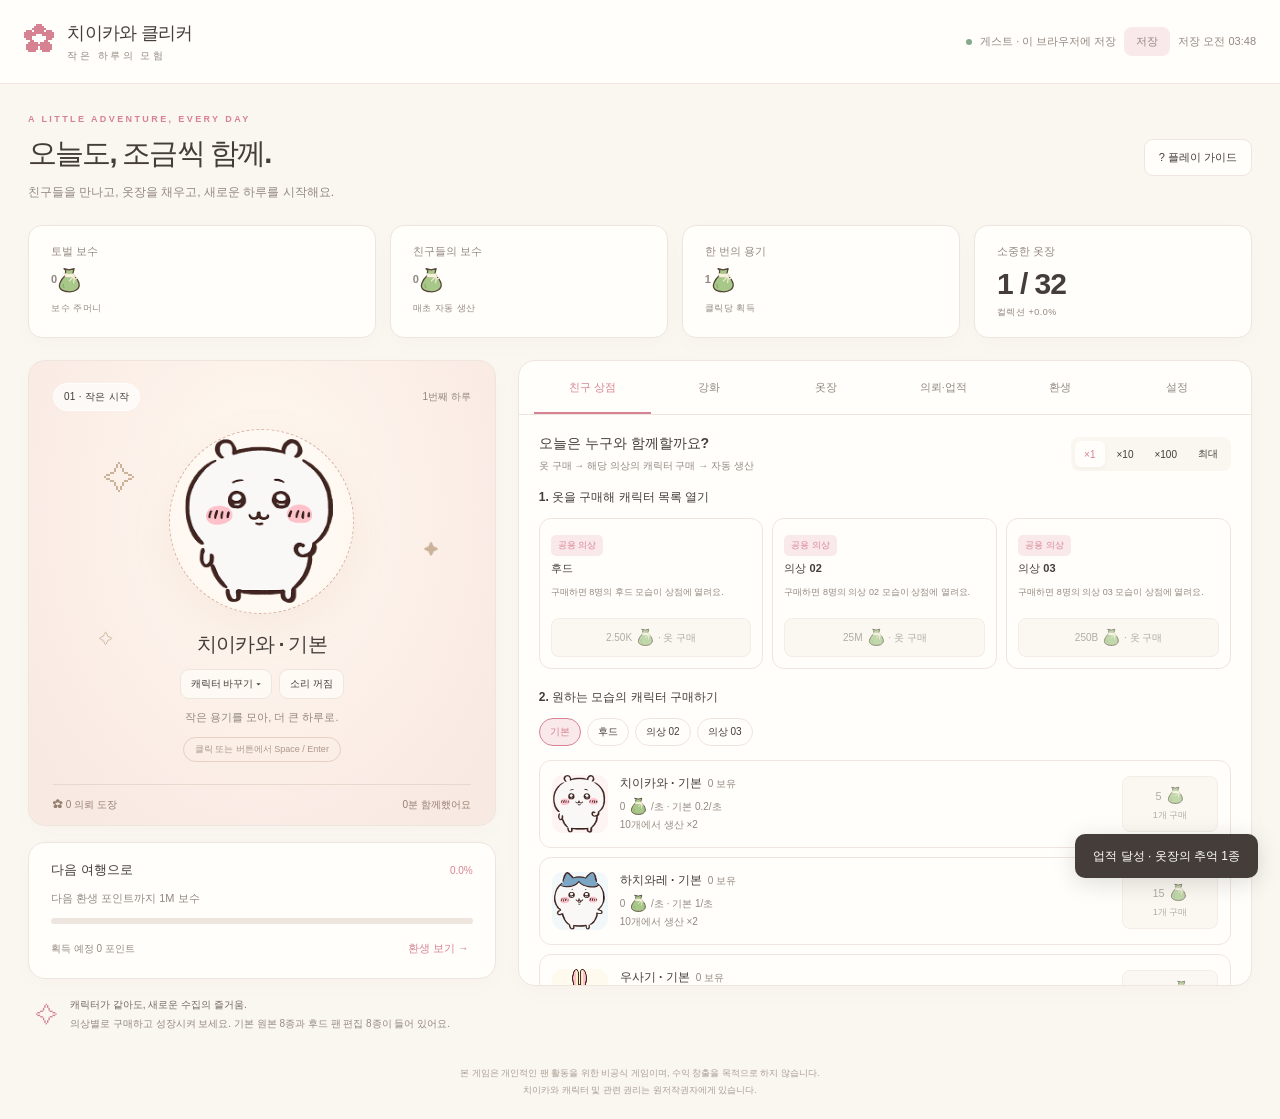
<file: index.html>
<!doctype html>
<html lang="ko">
<head><meta charset="utf-8"><meta name="viewport" content="width=device-width,initial-scale=1"><meta name="theme-color" content="#f9eee9"><title>치이카와 클리커 · 작은 하루의 모험</title><link rel="stylesheet" href="style.css"></head>
<body>
<header class="topbar"><a class="brand" href="#"><span class="brand-mark">✿</span><span>치이카와 클리커<small>작은 하루의 모험</small></span></a><div class="status"><span class="status-dot"></span> 게스트 · 이 브라우저에 저장 <button id="save-button" class="quiet">저장</button><span id="save-status">준비 중</span></div></header>
<main>
  <div class="intro"><div><p class="eyebrow">A LITTLE ADVENTURE, EVERY DAY</p><h1>오늘도, 조금씩 함께.</h1><p>친구들을 만나고, 옷장을 채우고, 새로운 하루를 시작해요.</p></div><button id="help-button" class="outline">? 플레이 가이드</button></div>
  <section class="metrics" aria-label="게임 재화"><div><span>토벌 보수</span><strong id="coins">0</strong><small>보수 주머니</small></div><div><span>친구들의 보수</span><strong id="cps">0</strong><small>매초 자동 생산</small></div><div><span>한 번의 용기</span><strong id="click-value">1</strong><small>클릭당 획득</small></div><div><span>소중한 옷장</span><strong id="collection-count">1 / 32</strong><small id="collection-bonus">컬렉션 보너스</small></div></section>
  <div class="game-layout">
    <section class="left-column">
      <article class="stage panel"><div class="stage-heading"><span class="pill" id="chapter">01 · 작은 시작</span><span class="subtle" id="rebirth-count">첫 번째 하루</span></div><div class="stage-decoration d1">✧</div><div class="stage-decoration d2">✦</div><div class="stage-decoration d3">✧</div><div class="click-area"><button id="clicker" aria-label="클릭하여 토벌 보수 얻기"><span id="main-art" class="main-art"></span></button><div id="particles" aria-hidden="true"></div></div><h2 id="main-name">치이카와</h2><div class="stage-controls"><button class="outline" id="character-picker">캐릭터 바꾸기 ▾</button><button class="outline" id="sound-toggle" aria-pressed="false">소리 꺼짐</button></div><p class="stage-subtitle">작은 용기를 모아, 더 큰 하루로.</p><span class="click-hint">클릭 또는 버튼에서 Space / Enter</span><div class="stage-bottom"><span>✿ <span id="stamps">0</span> 의뢰 도장</span><span id="playtime">0분 함께했어요</span></div></article>
      <article class="panel journey"><div class="section-title"><h2>다음 여행으로</h2><span id="journey-percent">0%</span></div><p id="journey-label">첫 환생까지 1M 보수</p><div class="progress"><i id="journey-bar"></i></div><div class="journey-footer"><span id="journey-points">획득 예정 0 포인트</span><button id="journey-button" class="text-button">환생 보기 →</button></div></article>
      <article class="note"><span>✧</span><p><b>캐릭터가 같아도, 새로운 수집의 즐거움.</b><br>의상별로 구매하고 성장시켜 보세요. 기본 원본 8종과 후드 팬 편집 8종이 들어 있어요.</p></article>
    </section>
    <section class="right-column panel"><nav class="tabs" aria-label="게임 메뉴"><button data-tab="shop" class="active">친구 상점</button><button data-tab="upgrades">강화</button><button data-tab="collection">옷장</button><button data-tab="quests">의뢰·업적</button><button data-tab="prestige">환생</button><button data-tab="settings">설정</button></nav><div id="tab-content" class="tab-content"></div></section>
  </div>
  <footer>본 게임은 개인적인 팬 활동을 위한 비공식 게임이며, 수익 창출을 목적으로 하지 않습니다.<br>치이카와 캐릭터 및 관련 권리는 원저작권자에게 있습니다.</footer>
</main>
<div id="toasts" role="status" aria-live="polite"></div>
<dialog id="modal"><div id="modal-content"></div><button class="outline modal-close" id="modal-close">닫기</button></dialog>
<input id="import-file" type="file" accept="application/json,.json" hidden>
<script src="core.js"></script><script src="save.js"></script><script src="effects.js"></script><script src="app.js"></script>
</body></html>
</file>
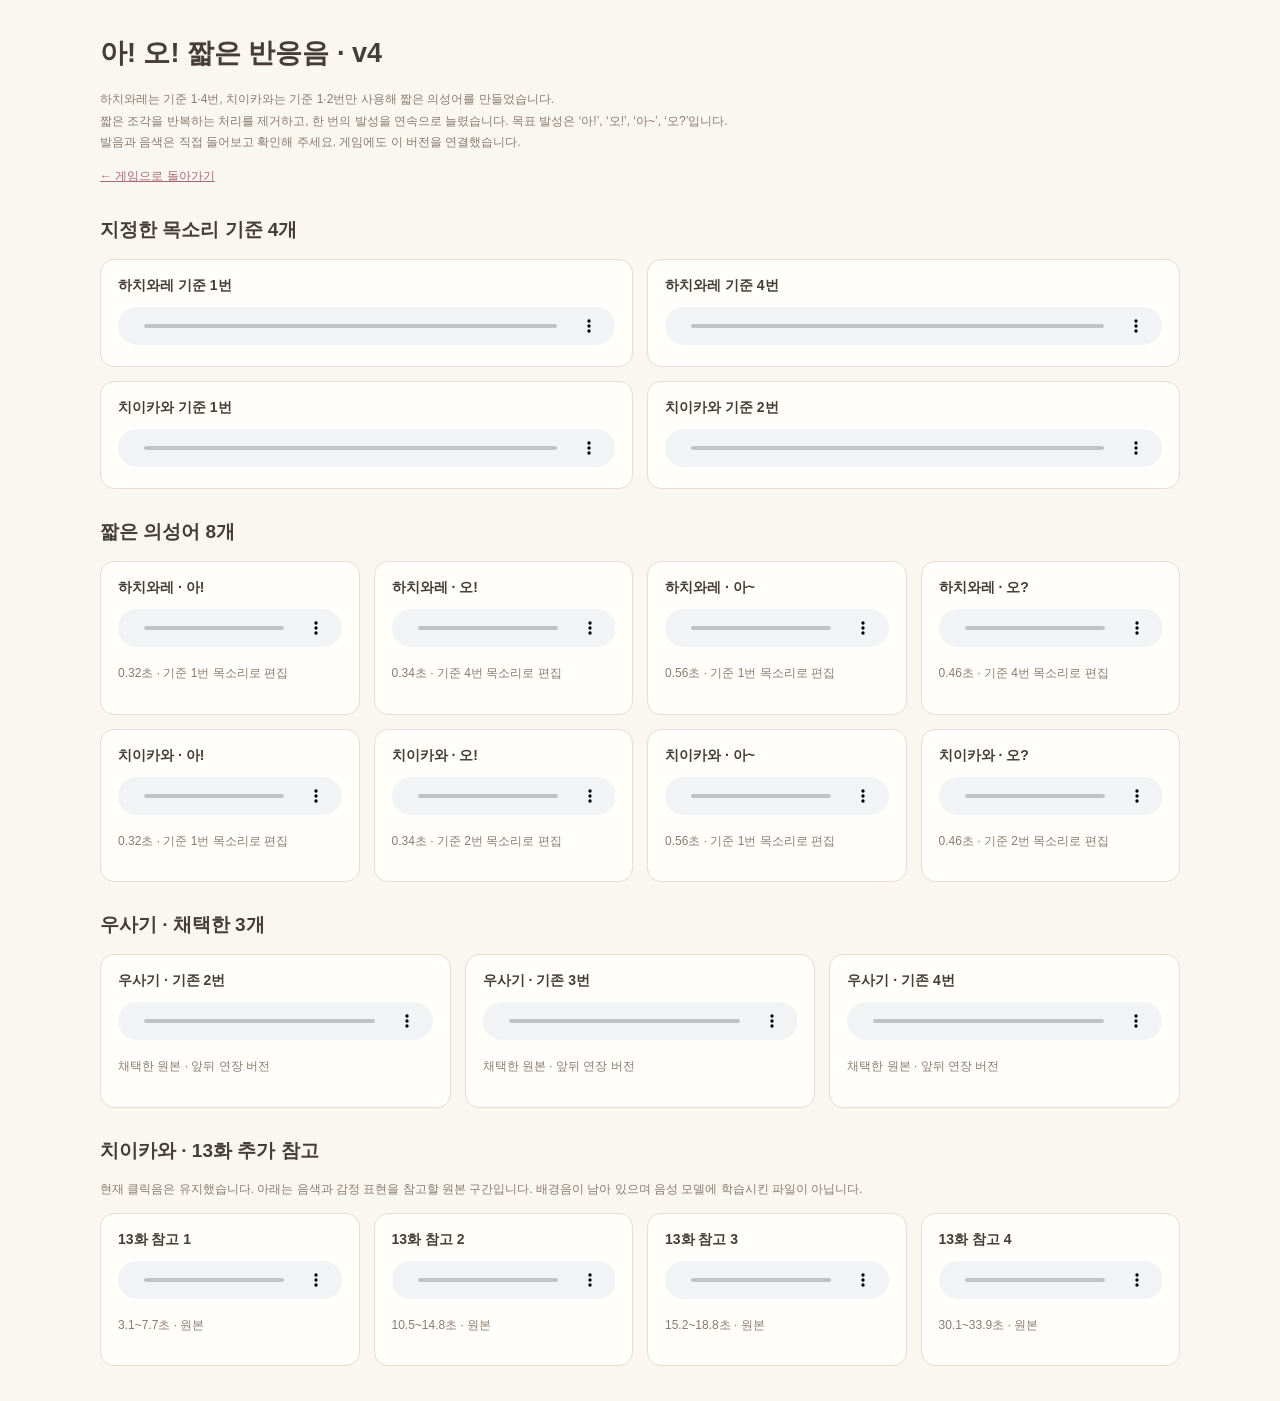
<file: audio-review.html>
<!doctype html><html lang="ko"><meta charset="utf-8"><meta name="viewport" content="width=device-width,initial-scale=1"><title>아! 오! 반응음 · v4</title><style>body{font-family:Malgun Gothic,sans-serif;background:#faf6f0;color:#443d39;margin:0}main{max-width:1080px;margin:35px auto;padding:0 20px}h1{font-size:27px}h2{font-size:19px;margin-top:30px}h3{font-size:14px;margin:0 0 12px}p{font-size:12px;line-height:1.8;color:#8b7b71}.grid{display:grid;grid-template-columns:repeat(4,1fr);gap:14px}.references{grid-template-columns:repeat(2,1fr)}article{background:#fffefa;border:1px solid #e8ddd3;border-radius:14px;padding:17px}audio{width:100%;height:38px}a{color:#aa667b;font-size:12px}.usagi{grid-template-columns:repeat(3,1fr)}@media(max-width:760px){.grid,.references,.usagi{grid-template-columns:1fr}}</style><main><h1>아! 오! 짧은 반응음 · v4</h1><p>하치와레는 기준 1·4번, 치이카와는 기준 1·2번만 사용해 짧은 의성어를 만들었습니다.<br>짧은 조각을 반복하는 처리를 제거하고, 한 번의 발성을 연속으로 늘렸습니다. 목표 발성은 ‘아!’, ‘오!’, ‘아~’, ‘오?’입니다.<br>발음과 음색은 직접 들어보고 확인해 주세요. 게임에도 이 버전을 연결했습니다.</p><p><a href="index.html">← 게임으로 돌아가기</a></p><h2>지정한 목소리 기준 4개</h2><div class="grid references"><article><h3>하치와레 기준 1번</h3><audio controls preload="none" src="assets/sounds/candidates/hachiware-v2-1.wav"></audio></article><article><h3>하치와레 기준 4번</h3><audio controls preload="none" src="assets/sounds/candidates/hachiware-v2-4.wav"></audio></article><article><h3>치이카와 기준 1번</h3><audio controls preload="none" src="assets/sounds/candidates/chiikawa-v2-1.wav"></audio></article><article><h3>치이카와 기준 2번</h3><audio controls preload="none" src="assets/sounds/candidates/chiikawa-v2-2.wav"></audio></article></div><h2>짧은 의성어 8개</h2><div class="grid"><article><h3>하치와레 · 아!</h3><audio controls preload="none" src="assets/sounds/interjections/hachiware-ah.wav?v=4"></audio><p>0.32초 · 기준 1번 목소리로 편집</p></article><article><h3>하치와레 · 오!</h3><audio controls preload="none" src="assets/sounds/interjections/hachiware-oh.wav?v=4"></audio><p>0.34초 · 기준 4번 목소리로 편집</p></article><article><h3>하치와레 · 아~</h3><audio controls preload="none" src="assets/sounds/interjections/hachiware-ah-long.wav?v=4"></audio><p>0.56초 · 기준 1번 목소리로 편집</p></article><article><h3>하치와레 · 오?</h3><audio controls preload="none" src="assets/sounds/interjections/hachiware-oh-question.wav?v=4"></audio><p>0.46초 · 기준 4번 목소리로 편집</p></article><article><h3>치이카와 · 아!</h3><audio controls preload="none" src="assets/sounds/interjections/chiikawa-ah.wav?v=4"></audio><p>0.32초 · 기준 1번 목소리로 편집</p></article><article><h3>치이카와 · 오!</h3><audio controls preload="none" src="assets/sounds/interjections/chiikawa-oh.wav?v=4"></audio><p>0.34초 · 기준 2번 목소리로 편집</p></article><article><h3>치이카와 · 아~</h3><audio controls preload="none" src="assets/sounds/interjections/chiikawa-ah-long.wav?v=4"></audio><p>0.56초 · 기준 1번 목소리로 편집</p></article><article><h3>치이카와 · 오?</h3><audio controls preload="none" src="assets/sounds/interjections/chiikawa-oh-question.wav?v=4"></audio><p>0.46초 · 기준 2번 목소리로 편집</p></article></div><h2>우사기 · 채택한 3개</h2><div class="grid usagi"><article><h3>우사기 · 기존 2번</h3><audio controls preload="none" src="assets/sounds/original/usagi-1.wav"></audio><p>채택한 원본 · 앞뒤 연장 버전</p></article><article><h3>우사기 · 기존 3번</h3><audio controls preload="none" src="assets/sounds/original/usagi-2.wav"></audio><p>채택한 원본 · 앞뒤 연장 버전</p></article><article><h3>우사기 · 기존 4번</h3><audio controls preload="none" src="assets/sounds/original/usagi-3.wav"></audio><p>채택한 원본 · 앞뒤 연장 버전</p></article></div><section id="episode13-references"><h2>치이카와 · 13화 추가 참고</h2><p>현재 클릭음은 유지했습니다. 아래는 음색과 감정 표현을 참고할 원본 구간입니다. 배경음이 남아 있으며 음성 모델에 학습시킨 파일이 아닙니다.</p><div class="grid"><article><h3>13화 참고 1</h3><audio controls preload="none" src="assets/sounds/references/chiikawa-episode13-1.wav"></audio><p>3.1~7.7초 · 원본</p></article><article><h3>13화 참고 2</h3><audio controls preload="none" src="assets/sounds/references/chiikawa-episode13-2.wav"></audio><p>10.5~14.8초 · 원본</p></article><article><h3>13화 참고 3</h3><audio controls preload="none" src="assets/sounds/references/chiikawa-episode13-3.wav"></audio><p>15.2~18.8초 · 원본</p></article><article><h3>13화 참고 4</h3><audio controls preload="none" src="assets/sounds/references/chiikawa-episode13-4.wav"></audio><p>30.1~33.9초 · 원본</p></article></div></section></main></html>
</file>
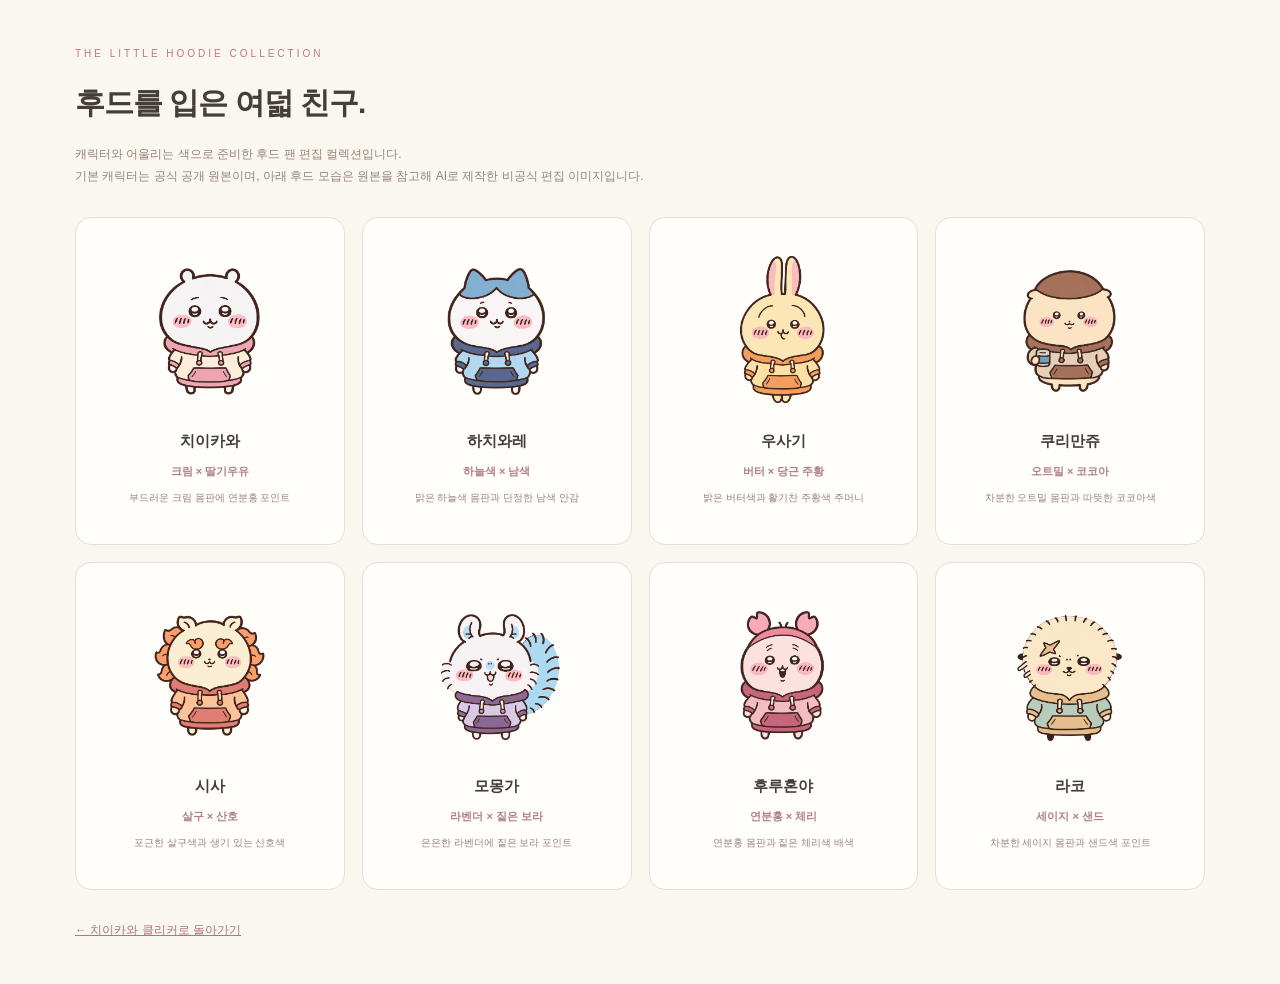
<file: hood-designs.html>
<!doctype html><html lang="ko"><meta charset="utf-8"><meta name="viewport" content="width=device-width,initial-scale=1"><title>후드 캐릭터 컬렉션</title><style>*{box-sizing:border-box}body{margin:0;background:#faf6f0;color:#443d39;font-family:Malgun Gothic,sans-serif}main{max-width:1180px;margin:45px auto;padding:0 25px}h1{font-size:30px;letter-spacing:-1px}p{font-size:12px;color:#97847a;line-height:1.8}.eyebrow{color:#bd7889;font-size:10px;letter-spacing:3px}.grid{display:grid;grid-template-columns:repeat(4,1fr);gap:17px;margin:30px 0}.card{padding:20px;border:1px solid #e9ded3;border-radius:16px;background:#fffefa;text-align:center}.card img{width:180px;height:180px;max-width:100%;object-fit:contain}.card h2{font-size:15px;margin:10px 0}.card strong{font-size:11px;color:#b17e8b}.card p{font-size:10px;min-height:35px;margin-bottom:0}a{color:#ad7483;font-size:12px}@media(max-width:760px){.grid{grid-template-columns:repeat(2,1fr)}.card{padding:12px}main{margin-top:25px}.card img{height:140px}}</style><main><p class="eyebrow">THE LITTLE HOODIE COLLECTION</p><h1>후드를 입은 여덟 친구.</h1><p>캐릭터와 어울리는 색으로 준비한 후드 팬 편집 컬렉션입니다.<br>기본 캐릭터는 공식 공개 원본이며, 아래 후드 모습은 원본을 참고해 AI로 제작한 비공식 편집 이미지입니다.</p><div class="grid"><article class="card"><img src="assets/characters/chiikawa_1.png" alt="치이카와용 후드 팬 편집 이미지"><h2>치이카와</h2><strong>크림 × 딸기우유</strong><p>부드러운 크림 몸판에 연분홍 포인트</p></article><article class="card"><img src="assets/characters/hachiware_1.png" alt="하치와레용 후드 팬 편집 이미지"><h2>하치와레</h2><strong>하늘색 × 남색</strong><p>맑은 하늘색 몸판과 단정한 남색 안감</p></article><article class="card"><img src="assets/characters/usagi_1.png" alt="우사기용 후드 팬 편집 이미지"><h2>우사기</h2><strong>버터 × 당근 주황</strong><p>밝은 버터색과 활기찬 주황색 주머니</p></article><article class="card"><img src="assets/characters/kurimanju_1.png" alt="쿠리만쥬용 후드 팬 편집 이미지"><h2>쿠리만쥬</h2><strong>오트밀 × 코코아</strong><p>차분한 오트밀 몸판과 따뜻한 코코아색</p></article><article class="card"><img src="assets/characters/shisa_1.png" alt="시사용 후드 팬 편집 이미지"><h2>시사</h2><strong>살구 × 산호</strong><p>포근한 살구색과 생기 있는 산호색</p></article><article class="card"><img src="assets/characters/momonga_1.png" alt="모몽가용 후드 팬 편집 이미지"><h2>모몽가</h2><strong>라벤더 × 짙은 보라</strong><p>은은한 라벤더에 짙은 보라 포인트</p></article><article class="card"><img src="assets/characters/furuhonya_1.png" alt="후루혼야용 후드 팬 편집 이미지"><h2>후루혼야</h2><strong>연분홍 × 체리</strong><p>연분홍 몸판과 짙은 체리색 배색</p></article><article class="card"><img src="assets/characters/rakko_1.png" alt="라코용 후드 팬 편집 이미지"><h2>라코</h2><strong>세이지 × 샌드</strong><p>차분한 세이지 몸판과 샌드색 포인트</p></article></div><a href="index.html">← 치이카와 클리커로 돌아가기</a></main></html>
</file>
<file: style.css>
:root{--bg:#faf6f0;--paper:#fffefa;--ink:#443d39;--muted:#938880;--line:#eee6de;--pink:#d78292;--pink-light:#f9e9eb;--green:#789f8b;--stage:#f9e9e3;--shadow:0 7px 24px #68483605;font-family:'Malgun Gothic','Apple SD Gothic Neo',sans-serif;color:var(--ink);background:var(--bg);font-synthesis:none}
*{box-sizing:border-box}body{margin:0}button,input,select{font:inherit}button{cursor:pointer;color:inherit}button:disabled{cursor:default;opacity:.46}button:focus-visible,a:focus-visible,input:focus-visible,select:focus-visible{outline:3px solid #87b7ac;outline-offset:3px}button{touch-action:manipulation}button:not(:disabled):hover{filter:brightness(.97)}.topbar{height:84px;border-bottom:1px solid var(--line);padding:0 max(24px,calc((100vw - 1440px)/2));display:flex;justify-content:space-between;align-items:center;background:var(--paper)}.brand{text-decoration:none;color:var(--ink);display:flex;gap:12px;align-items:center;font-size:18px;font-weight:800;letter-spacing:-.7px}.brand small{display:block;font-size:10px;font-weight:500;letter-spacing:2.5px;color:var(--muted);margin-top:4px}.brand-mark{font-size:32px;color:var(--pink)}.status{display:flex;align-items:center;gap:8px;font-size:11px;color:var(--muted)}.status-dot{width:6px;height:6px;border-radius:50%;background:#83aa8a}.quiet{border:0;background:var(--pink-light);padding:7px 12px;border-radius:8px}main{max-width:1440px;margin:auto;padding:30px 28px 0}.intro{display:flex;justify-content:space-between;align-items:center;margin-bottom:24px}.eyebrow{font-size:9px!important;letter-spacing:2.4px;color:var(--pink)!important;font-weight:700;margin:0 0 10px!important}h1{font-size:29px;letter-spacing:-1.8px;margin:0 0 10px;font-weight:800}.intro p{font-size:12px;color:var(--muted);margin:0}.outline{border:1px solid var(--line);padding:10px 14px;border-radius:9px;background:var(--paper);font-size:11px}.metrics{display:grid;grid-template-columns:1.25fr 1fr 1fr 1fr;gap:14px;margin-bottom:22px}.metrics>div{position:relative;background:var(--paper);border:1px solid var(--line);border-radius:14px;padding:18px 22px;box-shadow:var(--shadow)}.metrics span{display:block;font-size:11px;color:var(--muted);margin-bottom:8px}.metrics strong{font-size:30px;letter-spacing:-1px;font-weight:750;display:block;font-variant-numeric:tabular-nums}.metrics>div:first-child strong{color:var(--pink)}.metrics small{font-size:9px;color:var(--muted);display:block;margin-top:5px;letter-spacing:.5px}.game-layout{display:grid;grid-template-columns:minmax(310px,.86fr) minmax(520px,1.35fr);gap:22px;align-items:start}.left-column{display:grid;gap:16px}.panel{border:1px solid var(--line);border-radius:17px;background:var(--paper);box-shadow:var(--shadow);overflow:hidden}.stage{position:relative;text-align:center;padding:22px 24px 0;background:radial-gradient(ellipse at 50% 32%,#fff9f0 0%,var(--stage) 85%);min-height:410px}.stage-heading{display:flex;justify-content:space-between;align-items:center}.pill{font-size:10px;letter-spacing:.3px;background:#ffffffaa;border:1px solid #ffffff;padding:6px 10px;border-radius:20px}.subtle{font-size:10px;color:var(--muted)}.click-area{position:relative;height:220px;display:grid;place-items:center}#clicker{position:relative;border:1px dashed #dbb5a6;background:#fffcf77a;border-radius:50%;width:185px;height:185px;display:grid;place-items:center;box-shadow:0 14px 40px #bd96791c;user-select:none;-webkit-user-select:none}#clicker:active{box-shadow:0 0 0 10px #ffffff88}#clicker img{width:165px;height:165px;object-fit:contain;pointer-events:none}.main-art{display:grid;place-items:center}.placeholder{display:grid;place-items:center;align-content:center;gap:5px;width:100%;height:100%;color:#b0988a;font-size:10px;text-align:center;line-height:1.5}.placeholder .symbol{font-size:26px;font-weight:400}.main-art .placeholder .symbol{font-size:40px}.main-art .placeholder{font-size:11px}.stage h2{margin:0;font-size:20px;letter-spacing:-.7px}.stage-subtitle{font-size:11px;color:var(--muted);margin:9px 0 12px}.click-hint{font-size:9px;color:#ab9789;display:inline-block;border:1px solid #e6cfc3;padding:5px 11px;border-radius:20px}.stage-bottom{border-top:1px solid #e9d8ce;margin-top:22px;padding:13px 0;display:flex;justify-content:space-between;font-size:10px;color:#967f71}.stage-decoration{position:absolute;color:#cbb39a;font-size:24px;pointer-events:none}.d1{top:100px;left:16%;font-size:32px}.d2{top:180px;right:12%;font-size:15px}.d3{top:270px;left:15%;font-size:14px}#particles{position:absolute;inset:0;pointer-events:none;overflow:hidden}.particle{position:absolute;left:50%;top:40%;font-weight:800;color:#b46378;animation:rise .85s ease-out forwards;font-size:18px}@keyframes rise{to{transform:translateY(-80px);opacity:0}}.journey{padding:18px 22px}.section-title{display:flex;justify-content:space-between;align-items:center;gap:10px}.section-title h2{font-size:13px;margin:0}.section-title span{font-size:10px;color:var(--pink)}.journey p{font-size:11px;color:var(--muted);margin:12px 0}.progress{height:6px;background:var(--line);border-radius:6px;overflow:hidden}.progress i{display:block;height:100%;background:var(--pink);border-radius:6px;width:0;transition:width .3s}.journey-footer{display:flex;justify-content:space-between;align-items:center;margin-top:13px;font-size:10px;color:var(--muted)}.text-button{border:0;background:none;color:var(--pink);font-size:11px;padding:4px}.note{display:flex;gap:12px;padding:0 8px;color:var(--muted);font-size:10px;line-height:1.9}.note>span{color:var(--pink);font-size:22px}.note p{margin:0}.note b{font-weight:500;color:#73685f}.tabs{display:flex;gap:0;border-bottom:1px solid var(--line);padding:0 15px;overflow:auto}.tabs button{white-space:nowrap;flex:1;background:none;border:0;border-bottom:2px solid transparent;padding:19px 8px 17px;font-size:11px;color:var(--muted)}.tabs button.active{color:var(--pink);border-color:var(--pink);font-weight:700}.tab-content{padding:20px;min-height:570px;height:calc(100vh - 365px);max-height:810px;overflow:auto;scrollbar-width:thin;scrollbar-color:#ddcfc4 transparent}.toolbar{display:flex;align-items:center;justify-content:space-between;gap:10px;margin-bottom:16px}.toolbar h2{font-size:14px;margin:0}.toolbar p{font-size:10px;color:var(--muted);margin:6px 0 0}.segmented{display:flex;gap:3px;background:var(--bg);padding:4px;border-radius:8px}.segmented button{border:0;background:transparent;font-size:10px;border-radius:6px;padding:6px 9px}.segmented button.active{background:var(--paper);box-shadow:0 2px 5px #00000008;color:var(--pink)}.tier-filters{display:flex;gap:6px;margin-bottom:14px;flex-wrap:wrap}.tier-filters button{border:1px solid var(--line);background:var(--paper);padding:6px 10px;border-radius:18px;font-size:10px}.tier-filters button.active{border-color:var(--pink);background:var(--pink-light);color:var(--pink)}.shop-list{display:grid;gap:9px}.shop-row{display:flex;align-items:center;gap:12px;border:1px solid var(--line);padding:12px;border-radius:12px;min-height:88px}.shop-row.locked{background:var(--bg)}.thumb{width:56px;height:58px;border-radius:11px;background:var(--pink-light);flex-shrink:0;display:grid;place-items:center;overflow:hidden}.thumb img{width:100%;height:100%;object-fit:contain}.thumb .placeholder{font-size:8px}.thumb .symbol{font-size:20px}.item-detail{flex:1;min-width:0}.item-detail h3{font-size:12px;margin:0 0 5px;font-weight:700;word-break:keep-all}.item-detail p{font-size:10px;color:var(--muted);margin:0;line-height:1.7}.item-detail .count{font-weight:400;color:var(--muted);font-size:10px;margin-left:6px}.buy{border:1px solid #e5bdc4;background:var(--pink-light);color:#b46578;min-width:96px;border-radius:8px;padding:9px 8px;font-size:11px;white-space:nowrap}.buy small{font-size:9px;display:block;margin-top:4px}.buy:disabled{border-color:var(--line);background:var(--bg);color:var(--muted);opacity:.7}.micro{font-size:10px;line-height:1.8;color:var(--muted)}.info-box{background:var(--bg);border:1px solid var(--line);border-radius:10px;padding:13px;font-size:11px;line-height:1.9;margin-bottom:15px}.info-box b{color:var(--ink)}.cards{display:grid;grid-template-columns:1fr 1fr;gap:10px}.card{border:1px solid var(--line);border-radius:12px;padding:14px;position:relative}.card h3{font-size:12px;margin:0 0 8px}.card p{font-size:10px;color:var(--muted);line-height:1.8;margin:6px 0 10px}.card .buy{width:100%;margin-top:8px}.card .thumb{margin-bottom:12px}.tag{display:inline-block;background:var(--pink-light);color:var(--pink);font-size:9px;padding:4px 7px;border-radius:5px;margin:5px 0}.tag.done{background:#edf3e9;color:var(--green)}h3.subheading{font-size:12px;margin:20px 0 12px}.achievement{display:flex;gap:10px;align-items:center;border-bottom:1px solid var(--line);padding:11px 2px}.achievement>span{font-size:18px;color:#bba99a}.achievement.done>span{color:var(--pink)}.achievement>div{flex:1}.achievement b{font-size:11px}.achievement p{font-size:9px;color:var(--muted);margin:5px 0}.achievement .progress{height:4px;max-width:230px}.settings-row{display:flex;align-items:center;justify-content:space-between;gap:15px;padding:12px 0;border-bottom:1px solid var(--line);font-size:11px}.settings-row select,.asset-select,input[type=text]{max-width:100%;padding:9px;border:1px solid var(--line);border-radius:7px;background:var(--paper);color:var(--ink);font-size:11px}.settings-actions{display:flex;gap:7px;flex-wrap:wrap;margin:14px 0}.danger{color:#bd6666}.stats{display:grid;grid-template-columns:1fr 1fr;gap:8px;font-size:10px;line-height:1.7}.stats div{background:var(--bg);padding:10px;border-radius:8px}.stats b{display:block;font-size:13px}.asset-preview{display:flex;align-items:center;gap:15px;margin:12px 0}.asset-preview .thumb{width:80px;height:80px}.asset-editor{padding:14px;border:1px solid var(--line);border-radius:10px}.asset-editor label{display:block;font-size:10px;line-height:2;margin:7px 0}.asset-editor input[type=text]{width:100%}.asset-editor input[type=file]{font-size:10px;max-width:100%}footer{text-align:center;font-size:9px;color:#aa9f94;line-height:1.9;padding:28px 8px 20px}#toasts{position:fixed;bottom:22px;right:22px;z-index:50;display:grid;gap:8px;max-width:340px}.toast{background:var(--ink);color:var(--paper);font-size:12px;line-height:1.7;padding:12px 18px;border-radius:10px;box-shadow:0 5px 25px #0002}dialog{border:1px solid var(--line);border-radius:18px;padding:25px;background:var(--paper);color:var(--ink);max-width:min(520px,92vw);max-height:85vh;line-height:1.9}dialog::backdrop{background:#40393166;backdrop-filter:blur(3px)}dialog h2{font-size:19px;margin:0 0 15px}dialog p,dialog li{font-size:12px}dialog .modal-close{margin-top:15px;min-width:100px}dialog .buy{margin-right:8px}body[data-theme=mint]{--pink:#6f9e8d;--pink-light:#e7f1e8;--stage:#e1eee6}body[data-theme=night]{--bg:#282b35;--paper:#333642;--ink:#f0e8df;--muted:#b1a9a2;--line:#484a55;--pink:#e0a7bb;--pink-light:#4e3f4e;--stage:#484253}.no-motion *{animation:none!important;transition:none!important}.no-motion .particle{display:none!important}
@media(min-width:1600px){main{padding-top:38px}.stage{min-height:450px}.click-area{height:255px}#clicker{width:205px;height:205px}.tab-content{min-height:630px}}
@media(max-width:1000px){main{padding:24px 18px}.game-layout{grid-template-columns:310px minmax(0,1fr);gap:16px}.shop-row{gap:8px;padding:9px}.thumb{width:42px;height:46px}.buy{min-width:78px}.tab-content{padding:14px}.tabs{padding:0 5px}.tabs button{padding:18px 6px;font-size:10px}.metrics>div{padding:14px}.metrics strong{font-size:26px}}
@media(max-width:760px){.topbar{height:auto;min-height:78px;padding:15px 18px;flex-wrap:wrap;gap:13px}.brand{font-size:16px}.status{font-size:9px;flex-wrap:wrap}.intro{gap:12px;align-items:flex-start}h1{font-size:24px}.intro p{font-size:10px;line-height:1.8}.intro .outline{white-space:nowrap;font-size:10px;padding:9px}.metrics{grid-template-columns:1fr 1fr;gap:10px}.metrics strong{font-size:25px}.metrics>div{padding:13px 16px}.game-layout{grid-template-columns:1fr}.stage{min-height:370px}.click-area{height:190px}#clicker{width:160px;height:160px}#clicker img{width:145px;height:145px}.note{display:none}.tab-content{height:auto;max-height:none;min-height:420px}.right-column{overflow:visible}.tabs{position:sticky;top:0;background:var(--paper);z-index:5;border-radius:17px 17px 0 0}.shop-row .thumb{width:50px;height:52px}.cards{grid-template-columns:1fr 1fr}.stage-bottom{margin-top:16px}.eyebrow{letter-spacing:1.5px;font-size:8px!important}footer{font-size:8px}#toasts{right:12px;left:12px;bottom:12px;max-width:none}}
@media(prefers-reduced-motion:reduce){*{animation:none!important;transition:none!important}.particle{display:none}}

.outfit-offers{display:grid;grid-template-columns:repeat(3,1fr);gap:9px;margin-bottom:20px}.outfit-offers .card{padding:11px}.outfit-offers h3{font-size:11px}.outfit-offers p{font-size:9px}.outfit-offers .buy{min-width:0;font-size:10px;padding:9px 3px}.hood-preview{display:grid;place-items:center;align-content:center;width:100%;height:100%;gap:1px}.hood-preview img{width:100%!important;height:calc(100% - 12px)!important;min-height:0;object-fit:contain}.hood-preview small{font-size:6px;line-height:1.2;white-space:nowrap;color:var(--muted)}.main-art .hood-preview{width:160px;height:165px}.main-art .hood-preview small{font-size:9px}.thumb .hood-preview{max-height:100%;overflow:hidden}@media(max-width:1000px){.outfit-offers{grid-template-columns:1fr}.outfit-offers .card{display:grid;grid-template-columns:1fr 1fr;column-gap:12px}.outfit-offers .tag{display:none}.outfit-offers .card h3{margin:2px 0}.outfit-offers .card p{grid-column:1;margin:0}.outfit-offers .card .buy{grid-column:2;grid-row:1/3;margin:0;align-self:center}}

.original-art{display:block;width:100%;height:100%;overflow:hidden}.main-art .original-art{width:165px;height:165px}.main-art{width:100%;height:100%}.thumb .original-art{max-width:100%;max-height:100%}@media(max-width:760px){.main-art .original-art{width:145px;height:145px}}

/* Clear sprite boundaries, character selection, reward currency and click reactions. */
.currency-icon{display:inline-block;width:19px!important;height:19px!important;object-fit:contain;vertical-align:middle;flex:0 0 auto}.money{display:inline-flex;align-items:center;justify-content:center;gap:4px;white-space:nowrap}.metrics strong .currency-icon{width:27px!important;height:27px!important}.particle .currency-icon{width:24px!important;height:24px!important}.particle .money{gap:3px}.stage-controls{display:flex;justify-content:center;gap:7px;margin:11px 0}.stage-controls button{background:#fffefaad;font-size:10px;padding:7px 10px}.character-choice{background:var(--paper);text-align:left}.character-choice.chosen{border-color:var(--pink);background:var(--pink-light)}.character-choices .thumb{width:90px;height:90px}.original-art,img[data-art]{overflow:hidden;object-fit:contain}.main-art{transform-origin:50% 85%;will-change:transform}.react-hop{animation:character-hop .31s ease-out}.react-sway{animation:character-sway .34s ease-in-out}.react-bounce{animation:character-bounce .3s ease-out}@keyframes character-hop{0%,100%{transform:translateY(0)}45%{transform:translateY(-13px)}}@keyframes character-sway{0%,100%{transform:rotate(0)}30%{transform:rotate(-7deg)}70%{transform:rotate(6deg)}}@keyframes character-bounce{0%,100%{transform:scale(1)}45%{transform:scale(1.07)}}.no-motion .main-art{transform:none!important}.settings-row input[type=range]{max-width:140px}.settings-row .currency-icon{width:18px;height:18px}#voice-person{padding:7px;border:1px solid var(--line);border-radius:7px;background:var(--paper);color:var(--ink);margin:0 8px}#voice-files{max-width:100%;font-size:11px}#modal .currency-icon{width:22px!important;height:22px!important}dialog .character-choices{max-height:48vh;overflow:auto;padding:3px}@media(prefers-reduced-motion:reduce){.main-art{transform:none!important}}
</file>
